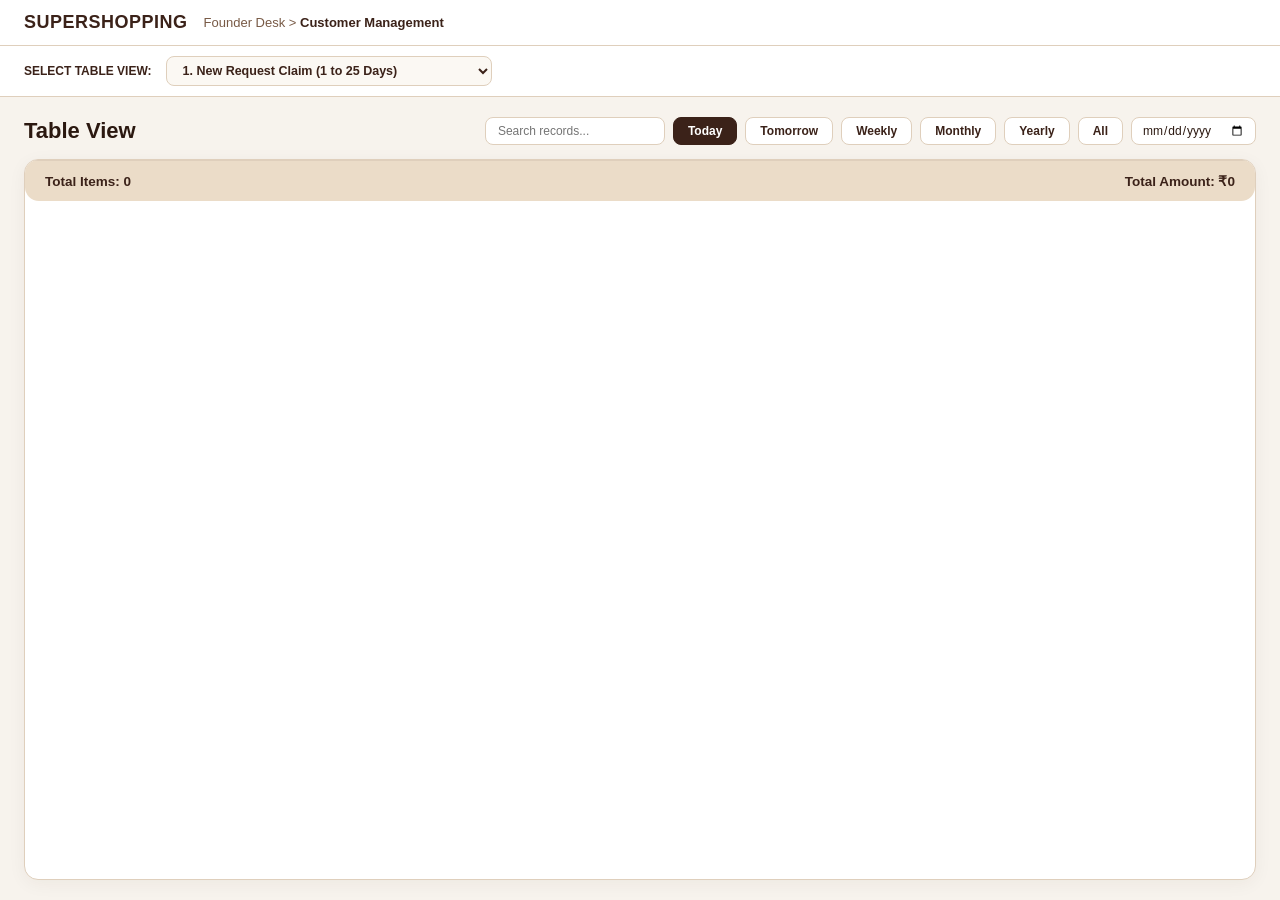
<file: custom-tables.html>
<!DOCTYPE html>
<html lang="en">
<head>
  <meta charset="UTF-8">
  <meta name="viewport" content="width=device-width, initial-scale=1.0">
  <title>Customer Tables Master Ledger - Founder Desk</title>
  <style>
    * {
      box-sizing: border-box;
      margin: 0;
      padding: 0;
      font-family: -apple-system, BlinkMacSystemFont, "Segoe UI", Roboto, Helvetica, Arial, sans-serif;
    }
    body {
      background-color: #f7f3ed;
      color: #3b2219;
      min-height: 100vh;
      display: flex;
      flex-direction: column;
    }
    .top-navbar {
      background: #ffffff;
      border-bottom: 1px solid #dfcfbc;
      padding: 12px 24px;
      display: flex;
      align-items: center;
      justify-content: space-between;
    }
    .top-left {
      display: flex;
      align-items: center;
      gap: 16px;
    }
    .brand-title {
      font-size: 18px;
      font-weight: 800;
      color: #3b2219;
      text-transform: uppercase;
      letter-spacing: 0.5px;
    }
    .breadcrumb {
      font-size: 13px;
      color: #785a46;
    }
    .breadcrumb span {
      color: #3b2219;
      font-weight: 700;
    }
    .selector-strip {
      background: #ffffff;
      border-bottom: 1px solid #dfcfbc;
      padding: 10px 24px;
      display: flex;
      align-items: center;
      gap: 14px;
      overflow-x: auto;
    }
    .selector-strip label {
      font-size: 12px;
      font-weight: 800;
      color: #3b2219;
      text-transform: uppercase;
    }
    .table-dropdown {
      padding: 6px 12px;
      border-radius: 8px;
      border: 1px solid #dfcfbc;
      background: #fbf8f3;
      font-size: 12.5px;
      font-weight: 700;
      color: #3b2219;
      cursor: pointer;
      outline: none;
    }
    .main-viewport {
      width: 100vw;
      max-width: 100%;
      padding: 20px 24px;
      flex: 1;
      display: flex;
      flex-direction: column;
    }
    .table-header-block {
      display: flex;
      align-items: center;
      justify-content: space-between;
      margin-bottom: 14px;
      flex-wrap: wrap;
      gap: 12px;
    }
    .table-title {
      font-size: 22px;
      font-weight: 800;
      color: #2b1810;
    }
    .filter-group {
      display: flex;
      align-items: center;
      gap: 8px;
      flex-wrap: wrap;
    }
    .search-box {
      background: #ffffff;
      border: 1px solid #dfcfbc;
      border-radius: 8px;
      padding: 6px 12px;
      font-size: 12px;
      width: 180px;
      color: #2b1810;
      outline: none;
    }
    .date-pill-btn {
      background: #ffffff;
      border: 1px solid #dfcfbc;
      color: #3b2219;
      padding: 6px 14px;
      border-radius: 8px;
      font-size: 12px;
      font-weight: 700;
      cursor: pointer;
      transition: all 0.2s;
    }
    .date-pill-btn.active, .date-pill-btn:hover {
      background: #3b2219;
      color: #ffffff;
      border-color: #3b2219;
    }
    .date-input {
      background: #ffffff;
      border: 1px solid #dfcfbc;
      border-radius: 8px;
      padding: 5px 10px;
      font-size: 12px;
      color: #2b1810;
    }
    .table-container {
      width: 100%;
      background: #ffffff;
      border: 1px solid #dfcfbc;
      border-radius: 14px;
      box-shadow: 0 4px 18px rgba(59, 34, 25, 0.05);
      overflow-x: auto;
      flex: 1;
    }
    table.master-table {
      width: 100%;
      min-width: 1200px;
      border-collapse: collapse;
      text-align: left;
    }
    table.master-table thead tr {
      background-color: #3b2219;
      color: #ffffff;
    }
    table.master-table th {
      padding: 12px 14px;
      font-size: 12px;
      font-weight: 700;
      letter-spacing: 0.3px;
      border-right: 1px solid #4a2d22;
      white-space: nowrap;
    }
    table.master-table th:last-child {
      border-right: none;
    }
    table.master-table tbody tr {
      border-bottom: 1px solid #e8decb;
      transition: background 0.15s;
    }
    table.master-table tbody tr:nth-child(odd) {
      background-color: #fdfbf7;
    }
    table.master-table tbody tr:nth-child(even) {
      background-color: #f4ecdf;
    }
    table.master-table td {
      padding: 10px 14px;
      font-size: 12.5px;
      color: #331f16;
      border-right: 1px solid #e8decb;
      vertical-align: middle;
      white-space: nowrap;
    }
    table.master-table td:last-child {
      border-right: none;
    }
    .empty-state {
      text-align: center;
      padding: 60px 20px;
      color: #785a46;
      font-weight: 700;
      font-size: 14px;
    }
    .table-summary-bar {
      background: #ebdcc8;
      border-top: 1px solid #dfcfbc;
      padding: 12px 20px;
      border-bottom-left-radius: 14px;
      border-bottom-right-radius: 14px;
      display: flex;
      align-items: center;
      justify-content: space-between;
      font-size: 13.5px;
      font-weight: 800;
      color: #3b2219;
    }
    .btn-chip {
      background: #3b2219;
      color: #ffffff;
      padding: 4px 10px;
      border-radius: 6px;
      font-size: 11px;
      font-weight: 700;
      border: none;
      cursor: pointer;
      display: inline-flex;
      align-items: center;
      gap: 4px;
    }
    .btn-green {
      background: #15803d;
      color: #ffffff;
      padding: 4px 10px;
      border-radius: 6px;
      font-size: 11px;
      font-weight: 700;
      border: none;
      cursor: pointer;
    }
    .btn-red {
      background: #b91c1c;
      color: #ffffff;
      padding: 4px 10px;
      border-radius: 6px;
      font-size: 11px;
      font-weight: 700;
      border: none;
      cursor: pointer;
    }
    .status-badge {
      display: inline-block;
      padding: 3px 8px;
      border-radius: 12px;
      font-size: 11px;
      font-weight: 800;
    }
    .badge-success {
      background: #dcfce7;
      color: #15803d;
      border: 1px solid #bbf7d0;
    }
    .badge-pending {
      background: #fef9c3;
      color: #854d0e;
      border: 1px solid #fef08a;
    }
    .badge-error {
      background: #fee2e2;
      color: #b91c1c;
      border: 1px solid #fecaca;
    }
    .modal-overlay {
      position: fixed;
      top: 0;
      left: 0;
      width: 100vw;
      height: 100vh;
      background: rgba(0, 0, 0, 0.4);
      display: none;
      align-items: center;
      justify-content: center;
      z-index: 999;
    }
    .modal-card {
      background: #ffffff;
      border: 2px solid #3b2219;
      border-radius: 14px;
      padding: 18px 22px;
      width: 90%;
      max-width: 440px;
      box-shadow: 0 10px 30px rgba(0, 0, 0, 0.2);
    }
    .modal-card h4 {
      font-size: 15px;
      font-weight: 800;
      color: #3b2219;
      margin-bottom: 8px;
    }
    .modal-card p {
      font-size: 12px;
      color: #785a46;
      margin-bottom: 12px;
    }
    .modal-card textarea {
      width: 100%;
      height: 80px;
      padding: 8px;
      border-radius: 8px;
      border: 1px solid #dfcfbc;
      font-size: 12px;
      color: #2b1810;
      outline: none;
      resize: none;
      margin-bottom: 14px;
    }
    .modal-actions {
      display: flex;
      justify-content: flex-end;
      gap: 8px;
    }
  </style>
</head>
<body>

  <header class="top-navbar">
    <div class="top-left">
      <div class="brand-title">SuperShopping</div>
      <div class="breadcrumb">Founder Desk &gt; <span id="viewBreadcrumb">Customer Management</span></div>
    </div>
  </header>

  <nav class="selector-strip">
    <label for="tableSelector">Select Table View:</label>
    <select id="tableSelector" class="table-dropdown" onchange="switchTable(this.value)">
      <optgroup label="1. Customer Request Claim (Cashback)">
        <option value="cb-1">1. New Request Claim (1 to 25 Days)</option>
        <option value="cb-2">2. Under 26 to 50 Days</option>
        <option value="cb-3">3. Under 51 to 75 Days</option>
        <option value="cb-4">4. Under 76 to 100 Days</option>
        <option value="cb-5">5. 101 Send Cashback (100 Days Completed)</option>
        <option value="cb-hist-completed">6A. History - Completed Cashback</option>
        <option value="cb-hist-bin">6B. History - Recycling Bin</option>
      </optgroup>
      <optgroup label="2. Customer Request Claim (Green Coin)">
        <option value="gc-1">7. Request For Reward (AI / Manual Audit)</option>
        <option value="gc-2">8. Under 1 to 7 Days</option>
        <option value="gc-3">9. Under 8 to 12 Days</option>
        <option value="gc-4">10. Final Steps (12 Days Completed)</option>
        <option value="gc-hist-completed">11A. History - Completed Green Coins</option>
        <option value="gc-hist-bin-ai">11B. History - Recycling Bin (AI)</option>
        <option value="gc-hist-bin-manual">11C. History - Recycling Bin (Manual)</option>
      </optgroup>
      <optgroup label="3. E-Book Purchases (Cash)">
        <option value="eb-cash-trans">12. Customer Transfer Details</option>
        <option value="eb-cash-sales">13. Sales Details & Bank Verification</option>
        <option value="eb-cash-failed">14. Failed / Dropped Transactions</option>
        <option value="eb-cash-ledger">15. Financial Ledger Account</option>
      </optgroup>
      <optgroup label="4. E-Book Purchases (Green Coin & Bank)">
        <option value="eb-coin-trans">16. Sale By Green Coins</option>
        <option value="eb-coin-sales">17. Green Coin Sales Detail 2</option>
        <option value="eb-coin-failed">18. Wrong Transaction Desk</option>
        <option value="eb-coin-book">19. Green Coin Transaction Book</option>
        <option value="eb-bank-vault">20. Bank (Central Green Coin Vault)</option>
      </optgroup>
      <optgroup label="5. Register ID Matrix">
        <option value="reg-cust">21. Customer Register Detail</option>
        <option value="reg-ref">22. Customer Referral Match Ledger</option>
        <option value="reg-login-ref">23. Login By Referral Code</option>
        <option value="reg-blocked">24. Blocked Customer Database</option>
      </optgroup>
      <optgroup label="6. Traffic & Platform Analytics">
        <option value="vis-guest">25. Guest Mode Visitors</option>
        <option value="vis-member">26. Member Visitors</option>
        <option value="click-analytics">27. Store Click Redirection Analytics</option>
      </optgroup>
    </select>
  </nav>

  <main class="main-viewport">
    <div class="table-header-block">
      <h2 class="table-title" id="displayTableTitle">Table View</h2>
      <div class="filter-group">
        <input type="text" class="search-box" placeholder="Search records..." oninput="handleSearch(this.value)">
        <button type="button" class="date-pill-btn active" onclick="setFilter('today', this)">Today</button>
        <button type="button" class="date-pill-btn" onclick="setFilter('tomorrow', this)">Tomorrow</button>
        <button type="button" class="date-pill-btn" onclick="setFilter('weekly', this)">Weekly</button>
        <button type="button" class="date-pill-btn" onclick="setFilter('monthly', this)">Monthly</button>
        <button type="button" class="date-pill-btn" onclick="setFilter('yearly', this)">Yearly</button>
        <button type="button" class="date-pill-btn" onclick="setFilter('all', this)">All</button>
        <input type="date" class="date-input" id="customDateFilter" onchange="setFilter('custom', this)">
      </div>
    </div>

    <div class="table-container">
      <table class="master-table">
        <thead id="tableHead"></thead>
        <tbody id="tableBody"></tbody>
      </table>
      <div class="table-summary-bar">
        <span id="summaryLeft">Total Items: 0</span>
        <span id="summaryRight">Total Amount: ₹0</span>
      </div>
    </div>
  </main>

  <div class="modal-overlay" id="feedbackModal">
    <div class="modal-card">
      <h4 id="modalHeading">Mandatory Feedback Required</h4>
      <p id="modalSub">Enter reason to cancel or block this request.</p>
      <textarea id="feedbackText" placeholder="Write feedback details here..."></textarea>
      <div class="modal-actions">
        <button type="button" class="btn-chip" onclick="closeFeedbackModal()">Close</button>
        <button type="button" class="btn-red" id="btnModalConfirm">Confirm Action</button>
      </div>
    </div>
  </div>

  <script>
    const TABLE_SCHEMAS = {
      'cb-1': {
        title: "New Request Claim Under 1 to 25 Days",
        headers: ["SNo.", "Date / Day / Time", "User ID", "Name", "Email ID", "Phone Number", "Product Price", "Product Name", "Document View", "Progress", "Status"],
        summaryL: "Total Claims: ", summaryR: "Total Requested: ₹",
        dataKey: "cashbackClaims", filterStep: 1
      },
      'cb-2': {
        title: "Under 26 to 50 Days (Verified Desk)",
        headers: ["SNo.", "Date / Day / Time", "User ID", "Name", "Email ID", "Phone Number", "Product Price", "Product Name", "Document View", "Progress", "Status", "Account"],
        summaryL: "Verified Claims: ", summaryR: "Total Value: ₹",
        dataKey: "cashbackClaims", filterStep: 2
      },
      'cb-3': {
        title: "Under 51 to 75 Days (Income Allocation)",
        headers: ["SNo.", "Date / Day / Time", "User ID", "Name", "Email ID", "Phone Number", "Product Price", "Product Name", "Document View", "Income Generated", "UPI / QR Code", "Status"],
        summaryL: "Allocated Claims: ", summaryR: "Total Allocated: ₹",
        dataKey: "cashbackClaims", filterStep: 3
      },
      'cb-4': {
        title: "Under 76 to 100 Days (Method Review & Confirm)",
        headers: ["SNo.", "Date / Day / Time", "User ID", "Name", "Email ID", "Phone Number", "Product Price", "Product Name", "Income Generated", "UPI ID / QR Code", "Status", "Request"],
        summaryL: "Pending 100d: ", summaryR: "Payable Total: ₹",
        dataKey: "cashbackClaims", filterStep: 4
      },
      'cb-5': {
        title: "101 Send Cashback (100 Days Completed)",
        headers: ["SNo.", "Date / Day / Time", "User ID", "Name", "Email ID", "Phone Number", "Product Price", "Product Name", "Income Generated", "Method", "Action", "Status"],
        summaryL: "Payouts Due: ", summaryR: "Total Payout: ₹",
        dataKey: "cashbackClaims", filterStep: 5
      },
      'cb-hist-completed': {
        title: "Completed Cashback Transactions",
        headers: ["SNo.", "Transferred Date/Day/Time", "User ID", "Name", "Email ID", "Product Price", "Product Name", "Transfer Amount", "Method"],
        summaryL: "Total Completed: ", summaryR: "Total Amount Transferred: ₹",
        dataKey: "cashbackClaims", filterStep: 6
      },
      'cb-hist-bin': {
        title: "Recycling Bin (Cancelled & Blocked Requests)",
        headers: ["SNo.", "Action Date/Day/Time", "User ID", "Name", "Email ID", "Product Price", "Product Name", "Income Generated", "Step", "Feedback"],
        summaryL: "Total Void Items: ", summaryR: "Total Void Income: ₹",
        dataKey: "recycleBinCashback"
      },
      'gc-1': {
        title: "Request For Reward (AI & Manual Audit)",
        headers: ["SNo.", "Date / Day / Time", "User ID", "Name", "Email ID", "Phone Number", "Product Price", "Product Name", "Document View", "Progress", "Status"],
        summaryL: "Total Coin Claims: ", summaryR: "Total Value: ₹",
        dataKey: "greenCoinClaims", filterStep: 1
      },
      'gc-2': {
        title: "Under 1 to 7 Days",
        headers: ["SNo.", "Date / Day / Time", "User ID", "Name", "Email ID", "Phone Number", "Product Price", "Product Name", "Document View", "Account", "Status"],
        summaryL: "Claims in 1-7d: ", summaryR: "Total Value: ₹",
        dataKey: "greenCoinClaims", filterStep: 2
      },
      'gc-3': {
        title: "Under 8 to 12 Days (Coins Generated)",
        headers: ["SNo.", "Date / Day / Time", "User ID", "Name", "Email ID", "Phone Number", "Product Price", "Product Name", "Document View", "Green Coin Generated", "Account", "Status"],
        summaryL: "Total Claims: ", summaryR: "Total Coins Allocated: ",
        dataKey: "greenCoinClaims", filterStep: 3
      },
      'gc-4': {
        title: "Final Steps (12 Days Completed - Send 24-48h)",
        headers: ["SNo.", "Date / Day / Time", "User ID", "Name", "Email ID", "Phone Number", "Product Price", "Product Name", "Document View", "Green Coin", "Account", "Status"],
        summaryL: "Final Tasks: ", summaryR: "Coins Dispatched: ",
        dataKey: "greenCoinClaims", filterStep: 4
      },
      'gc-hist-completed': {
        title: "Completed Green Coin Rewards",
        headers: ["SNo.", "Date/Time", "User ID", "Name", "Email ID", "Product Name", "Coins Added", "Status"],
        summaryL: "Completed: ", summaryR: "Total Coins: ",
        dataKey: "greenCoinClaims", filterStep: 5
      },
      'gc-hist-bin-ai': {
        title: "Recycling Bin 1 (AI Anomaly Rejected)",
        headers: ["SNo.", "Date/Time", "User ID", "Name", "Product Name", "AI Reason", "Report View"],
        summaryL: "AI Void Count: ", summaryR: "Status: Auto-Isolated",
        dataKey: "recycleBinCoinsAI"
      },
      'gc-hist-bin-manual': {
        title: "Recycling Bin 2 (Manual Rejected)",
        headers: ["SNo.", "Date/Time", "User ID", "Name", "Product Name", "Step", "Feedback Reason"],
        summaryL: "Manual Void Count: ", summaryR: "Status: Blocked",
        dataKey: "recycleBinCoinsManual"
      },
      'eb-cash-trans': {
        title: "E-Book Purchases & Bank Verification Log",
        headers: ["SNo.", "Date & Exact Time", "Order Id", "User Name", "User ID", "Email ID", "E-Book Name", "E-Book Serial No.", "E-Book Price", "Amount Paid", "Bank UTR / Transaction ID", "Payment Status"],
        summaryL: "Total Verified Purchases: ", summaryR: "Total Amount Received: ₹",
        dataKey: "cashEbookSales"
      },
      'eb-cash-sales': {
        title: "E-Book Sales Reconciliation Details",
        headers: ["S.No.", "Order ID", "Date & Exact Time", "Name", "User ID", "Book Name", "Serial No.", "Gross Paid (₹)", "Est. Bank Credit (₹)", "Bank UTR", "Delivery Status", "Bank Match"],
        summaryL: "Total Sales Orders: ", summaryR: "Expected Bank Payout: ₹",
        dataKey: "cashEbookSales"
      },
      'eb-cash-failed': {
        title: "Failed / Dropped Transactions Desk",
        headers: ["Attempt ID", "Date / Day / Time", "Name", "User ID", "Email", "Phone", "Book Selected", "Price", "Failure Reason", "Bank UTR", "Quick Action", "Auto-Recheck", "Transaction State"],
        summaryL: "Total Dropped Attempts: ", summaryR: "Lost Revenue: ₹",
        dataKey: "failedCashOrders"
      },
      'eb-cash-ledger': {
        title: "Financial Ledger Account (Daily Cash Book)",
        headers: ["S.No.", "Date & Exact Time", "Order ID", "User ID", "Actual Price", "Platform Fee", "Tax Pay (GST)", "Received Money", "Pending Money", "Cancelled", "UTR Match"],
        summaryL: "Ledger Entries: ", summaryR: "Net Profit Balance: ₹",
        dataKey: "cashEbookSales"
      },
      'eb-coin-trans': {
        title: "Sale By Green Coins (AI Verified)",
        headers: ["SNo.", "Date & Exact Time", "Order Id", "User Name", "User ID", "Email ID", "E-Book Name", "Serial No.", "Price", "Amount Paid", "Transaction ID", "AI Match Check", "Payment Status"],
        summaryL: "Coin Purchases: ", summaryR: "Total Coins Inflow: ",
        dataKey: "coinEbookSales"
      },
      'eb-coin-sales': {
        title: "Green Coin Sales Detail 2",
        headers: ["S.No.", "Order ID", "Date & Exact Time", "Name", "User ID", "Book Title", "Serial No.", "Gross Paid (Coins)", "Transaction Ref No.", "AI Match Check", "Delivery Status"],
        summaryL: "Total Sales: ", summaryR: "Vault Coins: ",
        dataKey: "coinEbookSales"
      },
      'eb-coin-failed': {
        title: "Wrong Transaction Desk (Insufficient Coins / Timeout)",
        headers: ["Attempt ID", "Date / Day / Time", "Name", "User ID", "Email", "Phone", "Book", "Price", "Failure Reason", "Status", "Transaction State"],
        summaryL: "Wrong Attempts: ", summaryR: "Alert: Low Balance Drop",
        dataKey: "failedCoinOrders"
      },
      'eb-coin-book': {
        title: "Green Coin Transaction Book",
        headers: ["S.No.", "Date & Exact Time", "Order ID", "User ID", "Received Coin", "Pending Coin", "Cancelled", "Coin Bank Sync", "Match Status"],
        summaryL: "Audit Entries: ", summaryR: "Redeemed Coins Total: ",
        dataKey: "coinEbookSales"
      },
      'eb-bank-vault': {
        title: "Bank (Central Green Coin Vault)",
        headers: ["SNo.", "Date & Exact Time", "User ID", "Transaction Type", "Coins Inflow", "Generated UTR", "AI Delivery Status"],
        summaryL: "Vault Records: ", summaryR: "Running Reserve: ",
        dataKey: "coinBankVault"
      },
      'reg-cust': {
        title: "Customer Register Detail",
        headers: ["SNo.", "Date / Day / Time", "User ID", "Name", "Email ID", "Phone Number", "Address", "User Referral Code", "Referral Count (Max 5)", "Account Status"],
        summaryL: "Registered Users: ", summaryR: "Active Accounts: ",
        dataKey: "registeredUsers"
      },
      'reg-ref': {
        title: "Customer Referral Match Ledger",
        headers: ["SNo.", "Date/Time", "New User ID", "New Name", "New Email", "Invite Code", "Received Code", "Match Status", "Inviter (+7)", "Receiver (+4)", "Inviter Name", "Inviter User ID", "Original Code", "Transfer Status"],
        summaryL: "Total Referrals: ", summaryR: "Bonus Coins Issued: ",
        dataKey: "referralLedger"
      },
      'reg-login-ref': {
        title: "Customer Accounts Created via Referral Code",
        headers: ["SNo.", "Date / Day / Time", "User ID", "Name", "Email ID", "Phone Number", "Used Referral Code", "Account Status"],
        summaryL: "Invited Users: ", summaryR: "Verification: Active",
        dataKey: "registeredUsers"
      },
      'reg-blocked': {
        title: "Blocked Customer Database",
        headers: ["SNo.", "Date / Day / Time", "User ID", "Name", "Email ID", "Phone Number", "Mandatory Feedback Reason", "Action"],
        summaryL: "Blocked Accounts: ", summaryR: "Security Status: Suspended",
        dataKey: "blockedUsers"
      },
      'vis-guest': {
        title: "Guest Mode Visitors",
        headers: ["Time Period", "Unique IP Count", "Pageviews", "Bounce Rate", "Status"],
        summaryL: "Traffic Segments: ", summaryR: "Total Hits: 0",
        dataKey: "guestTraffic"
      },
      'vis-member': {
        title: "Logged In Member Visitors",
        headers: ["Time Period", "Active Members", "Session Duration", "Actions Logged", "Status"],
        summaryL: "Active Sessions: ", summaryR: "Retention: Normal",
        dataKey: "loginTraffic"
      },
      'click-analytics': {
        title: "Store Redirection Click Analytics",
        headers: ["Store Platform", "Today Clicks", "Yesterday", "Weekly", "Monthly", "Yearly", "All Time Total"],
        summaryL: "Tracked Platforms: ", summaryR: "Total Platform Clicks: 0",
        dataKey: "linkClicks"
      }
    };

    let currentTableKey = 'cb-5';

    function getDB() {
      try {
        const raw = localStorage.getItem('ss_owner_cust_master_db');
        return raw ? JSON.parse(raw) : {};
      } catch (e) {
        return {};
      }
    }

    function switchTable(key) {
      currentTableKey = key;
      renderCurrentTable();
    }

    function renderCurrentTable() {
      const schema = TABLE_SCHEMAS[currentTableKey];
      if (!schema) return;

      document.getElementById('displayTableTitle').textContent = schema.title;
      document.getElementById('viewBreadcrumb').textContent = schema.title;

      const tHead = document.getElementById('tableHead');
      tHead.innerHTML = '<tr>' + schema.headers.map(h => `<th>${h}</th>`).join('') + '</tr>';

      const tBody = document.getElementById('tableBody');
      const db = getDB();
      const records = db[schema.dataKey] || [];

      let list = Array.isArray(records) ? records : [];
      if (schema.filterStep) {
        list = list.filter(item => item.currentStep === schema.filterStep);
      }

      if (list.length === 0) {
        tBody.innerHTML = `<tr><td colspan="${schema.headers.length}" class="empty-state">No records found for this period. Live operations will appear here.</td></tr>`;
        document.getElementById('summaryLeft').textContent = schema.summaryL + "0";
        document.getElementById('summaryRight').textContent = schema.summaryR + "0";
        return;
      }

      tBody.innerHTML = list.map((row, i) => {
        return '<tr>' + schema.headers.map(h => `<td>${row[h] || 'N/A'}</td>`).join('') + '</tr>';
      }).join('');

      document.getElementById('summaryLeft').textContent = schema.summaryL + list.length;
      document.getElementById('summaryRight').textContent = schema.summaryR + "0";
    }

    function setFilter(period, btn) {
      document.querySelectorAll('.date-pill-btn').forEach(b => b.classList.remove('active'));
      if (btn && btn.classList) btn.classList.add('active');
      renderCurrentTable();
    }

    function handleSearch(query) {
      renderCurrentTable();
    }

    function openFeedbackModal(actionTitle, confirmCallback) {
      document.getElementById('modalHeading').textContent = actionTitle;
      document.getElementById('feedbackText').value = '';
      document.getElementById('feedbackModal').style.display = 'flex';
      document.getElementById('btnModalConfirm').onclick = function () {
        const reason = document.getElementById('feedbackText').value.trim();
        if (!reason) {
          alert('Mandatory: Feedback reason is required.');
          return;
        }
        confirmCallback(reason);
        closeFeedbackModal();
      };
    }

    function closeFeedbackModal() {
      document.getElementById('feedbackModal').style.display = 'none';
    }

  document.addEventListener('DOMContentLoaded', () => {
  const urlParams = new URLSearchParams(window.location.search);
  const targetTable = urlParams.get('table');

  if (targetTable && TABLE_SCHEMAS[targetTable]) {
    currentTableKey = targetTable;
    document.getElementById('tableSelector').value = targetTable;
  } else {
    currentTableKey = 'cb-1';
    document.getElementById('tableSelector').value = 'cb-1';
  }
  renderCurrentTable();
});
    });
  </script>
</body>
</html>
</file>
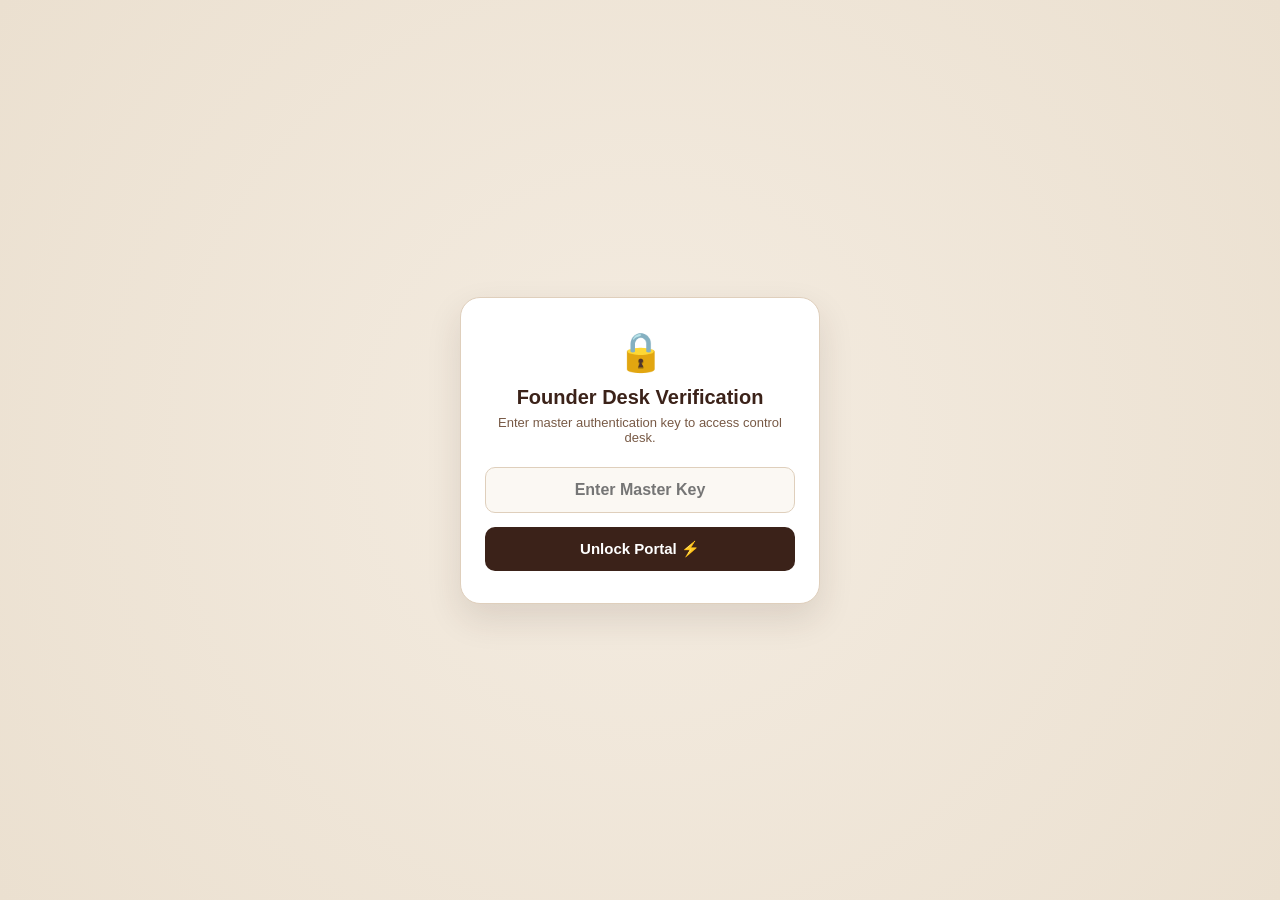
<file: ss-founder-desk.html>
<!DOCTYPE html>
<html lang="en">
<head>
  <meta charset="UTF-8" />
  <meta name="viewport" content="width=device-width, initial-scale=1.0, maximum-scale=1.0, user-scalable=no" />
  <title>SuperShopping Founder Desk</title>
  <meta name="robots" content="noindex, nofollow" />
  <link rel="stylesheet" href="owner-style.css" />
</head>
<body>

  <!-- MASTER PASSWORD GATE -->
  <div id="gatekeeperModal" class="gate-overlay">
    <div class="gate-card">
      <div class="gate-icon">🔒</div>
      <h2>Founder Desk Verification</h2>
      <p>Enter master authentication key to access control desk.</p>
      <input type="password" id="masterPinInput" placeholder="Enter Master Key" autocomplete="off" />
      <button type="button" id="btnUnlockDesk">Unlock Portal ⚡</button>
      <div id="gateErrorMsg" class="gate-error" style="display:none;">Access Denied: Invalid Key</div>
    </div>
  </div>

  <!-- MAIN FOUNDER CONSOLE -->
  <div id="founderApp" style="display: none;">
    <!-- TOP STATUS BAR -->
    <header class="founder-topbar">
      <div class="brand-zone">
        <span class="crown-badge">👑</span>
        <div>
          <h3>FOUNDER DESK</h3>
          <span class="sub-status">Status: <b style="color: #22c55e;">● Protected</b></span>
        </div>
      </div>
      <button type="button" class="btn-lock-session" id="btnLockPortal" title="Lock Desk">🔒</button>
    </header>

    <!-- WORKSPACE VIEWPORT (PAGES MOUNT HERE) -->
    <main class="founder-viewport">
      <section id="view-home" class="view-panel active"></section>
      <section id="view-stock" class="view-panel"></section>
      <section id="view-customer" class="view-panel"></section>
      <section id="view-staff" class="view-panel"></section>
      <section id="view-activity" class="view-panel"></section>
    </main>

    <!-- BOTTOM MASTER NAVIGATION -->
    <nav class="founder-bottom-nav">
      <button type="button" class="f-nav-item active" data-target="view-home">
        <span class="f-nav-icon">🏠</span>
        <span class="f-nav-label">Home</span>
      </button>
      <button type="button" class="f-nav-item" data-target="view-stock">
        <span class="f-nav-icon">📦</span>
        <span class="f-nav-label">Stock</span>
      </button>
      <button type="button" class="f-nav-item" data-target="view-customer">
        <span class="f-nav-icon">👥</span>
        <span class="f-nav-label">Customer</span>
      </button>
      <button type="button" class="f-nav-item" data-target="view-staff">
        <span class="f-nav-icon">💼</span>
        <span class="f-nav-label">Staff</span>
      </button>
      <button type="button" class="f-nav-item" data-target="view-activity">
        <span class="f-nav-icon">🛡️</span>
        <span class="f-nav-label">Activity</span>
      </button>
    </nav>
  </div>

  <!-- MODULAR SCRIPTS (ISOLATED EXECUTION) -->
  <script src="owner-home.js"></script>
  <script src="owner-stock.js"></script>
  <script src="owner-customer.js"></script>
  <script src="owner-staff.js"></script>
  <script src="owner-activity.js"></script>

  <!-- MASTER GATE CONTROLLER -->
  <script>
    (function() {
      const pinInput = document.getElementById('masterPinInput');
      const unlockBtn = document.getElementById('btnUnlockDesk');
      const errorMsg = document.getElementById('gateErrorMsg');
      const gateModal = document.getElementById('gatekeeperModal');
      const app = document.getElementById('founderApp');
      const lockBtn = document.getElementById('btnLockPortal');

      function verifyAccess() {
        const entered = (pinInput.value || '').trim();
        if (entered === 'Nitish') {
          sessionStorage.setItem('ss_founder_auth', 'unlocked');
          gateModal.style.display = 'none';
          app.style.display = 'block';
          errorMsg.style.display = 'none';
          if (window.initOwnerHome) window.initOwnerHome();
        } else {
          errorMsg.style.display = 'block';
          pinInput.value = '';
          pinInput.focus();
        }
      }

      unlockBtn.addEventListener('click', verifyAccess);
      pinInput.addEventListener('keypress', function(e) {
        if (e.key === 'Enter') verifyAccess();
      });

      lockBtn.addEventListener('click', function() {
        sessionStorage.removeItem('ss_founder_auth');
        app.style.display = 'none';
        gateModal.style.display = 'flex';
        pinInput.value = '';
      });

      if (sessionStorage.getItem('ss_founder_auth') === 'unlocked') {
        gateModal.style.display = 'none';
        app.style.display = 'block';
        if (window.initOwnerHome) window.initOwnerHome();
      }

      // BOTTOM NAVIGATION SWITCH ENGINE
      const navItems = document.querySelectorAll('.f-nav-item');
      navItems.forEach(item => {
        item.addEventListener('click', function() {
          navItems.forEach(n => n.classList.remove('active'));
          this.classList.add('active');

          const targetId = this.getAttribute('data-target');
          document.querySelectorAll('.view-panel').forEach(p => p.classList.remove('active'));
          const targetPanel = document.getElementById(targetId);
          if (targetPanel) targetPanel.classList.add('active');

          // Trigger view lifecycles
          if (targetId === 'view-home' && window.initOwnerHome) window.initOwnerHome();
          if (targetId === 'view-stock' && window.initOwnerStock) window.initOwnerStock();
          if (targetId === 'view-customer' && window.initOwnerCustomer) window.initOwnerCustomer();
          if (targetId === 'view-staff' && window.initOwnerStaff) window.initOwnerStaff();
          if (targetId === 'view-activity' && window.initOwnerActivity) window.initOwnerActivity();
        });
      });
    })();
  </script>
<style>
  /* EK TIME PAR SIRF ACTIVE PAGE DIKHEGA, BAAKI 4 BAND RAhenge */
  #view-home, #view-stock, #view-customer, #view-staff, #view-activity, .view-panel, .f-view {
    display: none !important;
  }
  #view-home.active, #view-stock.active, #view-customer.active, #view-staff.active, #view-activity.active, .view-panel.active, .f-view.active {
    display: block !important;
  }
</style>
  
  <!-- ========================================================
     CUSTOMER MASTER CHOCOLATE & FULL-WIDTH OVERLAY ENGINE 
     ======================================================== -->
<style>
  /* 1. TABLE CONTAINER KO FULL LAPTOP WIDTH (EDGE-TO-EDGE) BANANA */
  #view-customer,
  #view-customer .f-card,
  #view-customer .table-responsive-box {
    width: 100% !important;
    max-width: 100% !important;
    margin: 0 !important;
    padding: 10px 14px !important;
    box-sizing: border-box !important;
    background: transparent !important;
    border: none !important;
    box-shadow: none !important;
  }

  /* 2. CHOTA GREY DIBBA HATAKAR PREMIUM BORDER & RADIUS DENA */
  #view-customer .f-card {
    background: #ffffff !important;
    border: 1px solid #dfcfbc !important;
    border-radius: 14px !important;
    padding: 16px 20px !important;
    box-shadow: 0 4px 18px rgba(59, 34, 25, 0.05) !important;
    margin-top: 10px !important;
  }

  /* 3. TABLE SURFACE (PHOTO 1-8 FULL DISPLAY) */
  #view-customer table,
  #view-customer .f-table {
    width: 100% !important;
    min-width: 1100px !important;
    border-collapse: collapse !important;
    border-radius: 10px !important;
    overflow: hidden !important;
    margin-top: 8px !important;
  }

  /* 4. CHOCOLATE BROWN HEADER STRIP (#3b2219) */
  #view-customer table thead tr,
  #view-customer .f-table thead tr {
    background-color: #3b2219 !important;
    color: #ffffff !important;
  }

  #view-customer table th,
  #view-customer .f-table th {
    background-color: #3b2219 !important;
    color: #ffffff !important;
    font-size: 12.5px !important;
    font-weight: 700 !important;
    letter-spacing: 0.3px !important;
    padding: 13px 15px !important;
    border-right: 1px solid #4a2d22 !important;
    border-bottom: none !important;
    white-space: nowrap !important;
    text-align: left !important;
  }
  #view-customer table th:last-child {
    border-right: none !important;
  }

  /* 5. ALTERNATING CREAM ROWS (#fdfbf7 & #f4ecdf) */
  #view-customer table tbody tr:nth-child(odd),
  #view-customer .f-table tbody tr:nth-child(odd) {
    background-color: #fdfbf7 !important;
  }
  #view-customer table tbody tr:nth-child(even),
  #view-customer .f-table tbody tr:nth-child(even) {
    background-color: #f4ecdf !important;
  }

  #view-customer table td,
  #view-customer .f-table td {
    padding: 12px 15px !important;
    font-size: 13px !important;
    color: #331f16 !important;
    border-right: 1px solid #e8decb !important;
    border-bottom: 1px solid #e8decb !important;
    white-space: nowrap !important;
  }
  #view-customer table td:last-child {
    border-right: none !important;
  }

  /* 6. TOP DATE FILTER CAPSULES (PHOTO THEME) */
  #view-customer .btn-action-sm {
    border-radius: 8px !important;
    font-weight: 700 !important;
    padding: 6px 14px !important;
    font-size: 12px !important;
    transition: all 0.2s !important;
    cursor: pointer !important;
  }
  #view-customer .btn-action-sm.btn-blue {
    background: #3b2219 !important;
    color: #ffffff !important;
    border: 1px solid #3b2219 !important;
  }

  /* 7. BOTTOM LIGHT CREAM SUMMARY BAR */
  #view-customer .f-card > div:last-child {
    background: #ebdcc8 !important;
    border: 1px solid #dfcfbc !important;
    border-radius: 10px !important;
    color: #3b2219 !important;
    font-weight: 800 !important;
    padding: 12px 18px !important;
    margin-top: 14px !important;
    display: flex !important;
    justify-content: space-between !important;
  }
</style>
</body>
</html>
</file>
<file: owner-style.css>
/* ==========================================================================
   SUPER SHOPPING - FOUNDER DESK MASTER STYLING (CREAM & CHOCOLATE THEME)
   ========================================================================== */

:root {
  --bg-main: #fbf8f3;          /* Soft Rich Cream */
  --bg-card: #f4ece1;          /* Warm Cream Container */
  --bg-card-hover: #ebe0d0;    /* Latte Hover */
  --border-color: #dfcfbc;     /* Light Cocoa Border */
  --text-main: #2b1810;        /* Deep Dark Chocolate */
  --text-sub: #785a46;         /* Milk Chocolate / Mocha */
  --choc-dark: #3b2219;        /* Dark Cocoa */
  --choc-accent: #6b3e26;      /* Rich Chocolate Button */
  --choc-light: #8d5b3d;       /* Warm Caramel / Mocha */
  --accent-green: #2d6a4f;     /* Deep Sage / Olive Green */
  --accent-red: #a82020;       /* Crimson Rust */
  --accent-gold: #c68a4c;      /* Golden Toffee */
}

* {
  box-sizing: border-box;
  margin: 0;
  padding: 0;
  font-family: -apple-system, BlinkMacSystemFont, 'Segoe UI', Roboto, Helvetica, Arial, sans-serif;
  -webkit-tap-highlight-color: transparent;
}

body {
  background-color: var(--bg-main);
  color: var(--text-main);
  min-height: 100vh;
  display: flex;
  flex-direction: column;
  padding-bottom: 75px;
}

/* --- 1. GATEKEEPER (PASSWORD SCREEN) --- */
.gate-overlay {
  position: fixed;
  inset: 0;
  background: radial-gradient(circle at center, #f4ece1 0%, #ebe0d0 100%);
  display: flex;
  align-items: center;
  justify-content: center;
  padding: 20px;
  z-index: 999999;
}

.gate-card {
  background: #ffffff;
  border: 1.5px solid var(--border-color);
  padding: 32px 24px;
  border-radius: 20px;
  width: 100%;
  max-width: 360px;
  text-align: center;
  box-shadow: 0 15px 35px rgba(59, 34, 25, 0.12);
}

.gate-icon {
  font-size: 38px;
  margin-bottom: 12px;
}

.gate-card h2 {
  font-size: 20px;
  font-weight: 800;
  margin-bottom: 6px;
  color: var(--choc-dark);
}

.gate-card p {
  font-size: 13px;
  color: var(--text-sub);
  margin-bottom: 22px;
}

.gate-card input {
  width: 100%;
  background: var(--bg-main);
  border: 1.5px solid var(--border-color);
  padding: 13px 16px;
  border-radius: 10px;
  color: var(--choc-dark);
  font-size: 16px;
  text-align: center;
  outline: none;
  margin-bottom: 14px;
  font-weight: 600;
}

.gate-card input:focus {
  border-color: var(--choc-accent);
}

.gate-card button {
  width: 100%;
  background: var(--choc-dark);
  color: #fff;
  border: none;
  padding: 13px;
  border-radius: 10px;
  font-size: 15px;
  font-weight: 700;
  cursor: pointer;
  transition: 0.2s;
}

.gate-card button:active {
  transform: scale(0.98);
}

.gate-error {
  color: var(--accent-red);
  font-size: 12.5px;
  margin-top: 12px;
  font-weight: 700;
}

/* --- 2. TOP BAR --- */
.founder-topbar {
  background: rgba(251, 248, 243, 0.96);
  backdrop-filter: blur(10px);
  border-bottom: 1.5px solid var(--border-color);
  padding: 12px 18px;
  display: flex;
  align-items: center;
  justify-content: space-between;
  position: sticky;
  top: 0;
  z-index: 50;
}

.brand-zone {
  display: flex;
  align-items: center;
  gap: 10px;
}

.crown-badge {
  font-size: 22px;
}

.brand-zone h3 {
  font-size: 15px;
  font-weight: 800;
  letter-spacing: 1px;
  color: var(--choc-dark);
}

.sub-status {
  font-size: 11px;
  color: var(--text-sub);
}

.btn-lock-session {
  background: var(--bg-card);
  border: 1px solid var(--border-color);
  color: var(--choc-dark);
  width: 36px;
  height: 36px;
  border-radius: 8px;
  display: flex;
  align-items: center;
  justify-content: center;
  cursor: pointer;
  font-size: 15px;
}

/* --- 3. VIEW PANELS --- */
.founder-viewport {
  flex: 1;
  padding: 16px;
  max-width: 900px;
  width: 100%;
  margin: 0 auto;
}

.view-panel {
  display: none;
}

.view-panel.active {
  display: block;
}

/* --- 4. CARDS & GRID --- */
.f-grid-2 {
  display: grid;
  grid-template-columns: repeat(auto-fit, minmax(180px, 1fr));
  gap: 12px;
  margin-bottom: 18px;
}

.f-card {
  background: var(--bg-card);
  border: 1px solid var(--border-color);
  border-radius: 14px;
  padding: 16px;
  box-shadow: 0 4px 12px rgba(59, 34, 25, 0.04);
}

.f-card-metric {
  font-size: 24px;
  font-weight: 800;
  margin: 6px 0 2px 0;
  color: var(--choc-dark);
}

.f-card-label {
  font-size: 11.5px;
  font-weight: 700;
  color: var(--text-sub);
  text-transform: uppercase;
  letter-spacing: 0.5px;
}

/* --- 5. TABLES --- */
.table-responsive-box {
  width: 100%;
  overflow-x: auto;
  background: #ffffff;
  border: 1px solid var(--border-color);
  border-radius: 12px;
  margin-top: 12px;
}

.f-table {
  width: 100%;
  border-collapse: collapse;
  font-size: 13px;
  text-align: left;
}

.f-table th {
  background: #f0e6d8;
  color: var(--choc-dark);
  padding: 12px 14px;
  font-weight: 700;
  border-bottom: 1.5px solid var(--border-color);
  white-space: nowrap;
}

.f-table td {
  padding: 12px 14px;
  border-bottom: 1px solid var(--border-color);
  color: var(--text-main);
  white-space: nowrap;
}

.f-table tr:last-child td {
  border-bottom: none;
}

/* --- 6. BUTTONS & CHIPS --- */
.btn-action-sm {
  padding: 7px 14px;
  border-radius: 8px;
  font-size: 12px;
  font-weight: 700;
  border: none;
  cursor: pointer;
  display: inline-flex;
  align-items: center;
  gap: 4px;
  transition: 0.15s;
}

.btn-action-sm:active {
  transform: scale(0.97);
}

.btn-blue { background: var(--choc-dark); color: #fff; }
.btn-green { background: var(--accent-green); color: #fff; }
.btn-red { background: var(--accent-red); color: #fff; }
.btn-gold { background: var(--accent-gold); color: #fff; }

.status-badge {
  padding: 3px 8px;
  border-radius: 12px;
  font-size: 11px;
  font-weight: 700;
}

.badge-pending { background: #faeccf; color: #8c5b16; border: 1px solid #e7cb95; }
.badge-active { background: #d8f3e5; color: #1b683e; border: 1px solid #a6e3c0; }
.badge-blocked { background: #fde2e2; color: #9f1c1c; border: 1px solid #f8b4b4; }

/* --- 7. BOTTOM NAVIGATION BAR --- */
.founder-bottom-nav {
  position: fixed;
  bottom: 0;
  left: 0;
  width: 100%;
  height: 65px;
  background: rgba(251, 248, 243, 0.98);
  backdrop-filter: blur(12px);
  border-top: 1.5px solid var(--border-color);
  display: flex;
  align-items: center;
  justify-content: space-around;
  z-index: 100;
}

.f-nav-item {
  background: none;
  border: none;
  display: flex;
  flex-direction: column;
  align-items: center;
  justify-content: center;
  color: var(--text-sub);
  cursor: pointer;
  flex: 1;
  height: 100%;
  gap: 4px;
  transition: 0.2s;
}

.f-nav-icon {
  font-size: 19px;
}

.f-nav-label {
  font-size: 11px;
  font-weight: 700;
}

.f-nav-item.active {
  color: var(--choc-dark);
}

.f-nav-item.active .f-nav-label {
  font-weight: 800;
  color: var(--choc-dark);
}
</file>
